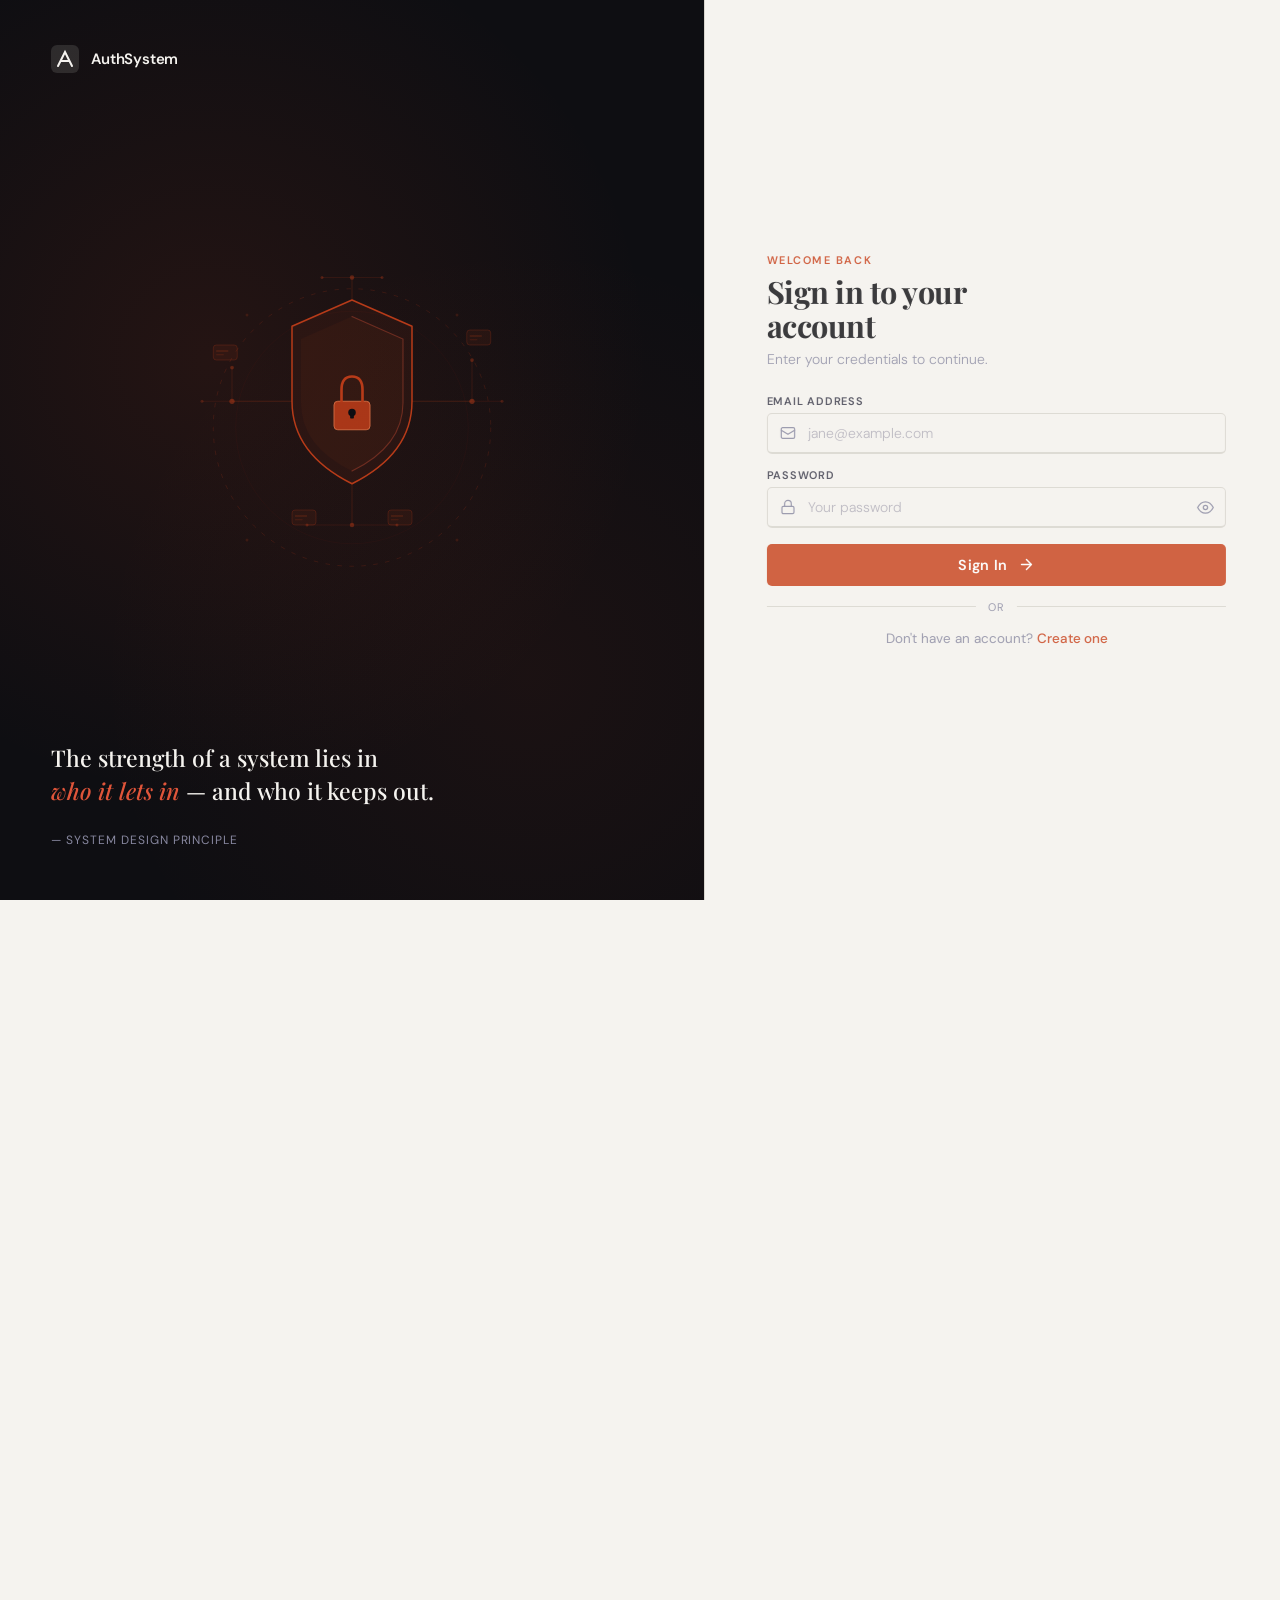
<file: src/main/webapp/index.html>
<!DOCTYPE html>
<html lang="en">
<head>
  <meta charset="UTF-8"/>
  <meta http-equiv="refresh" content="0; url=login.html"/>
  <title>Redirecting...</title>
</head>
<body>
  <p>Redirecting to <a href="login.html">login</a>...</p>
</body>
</html>
</file>
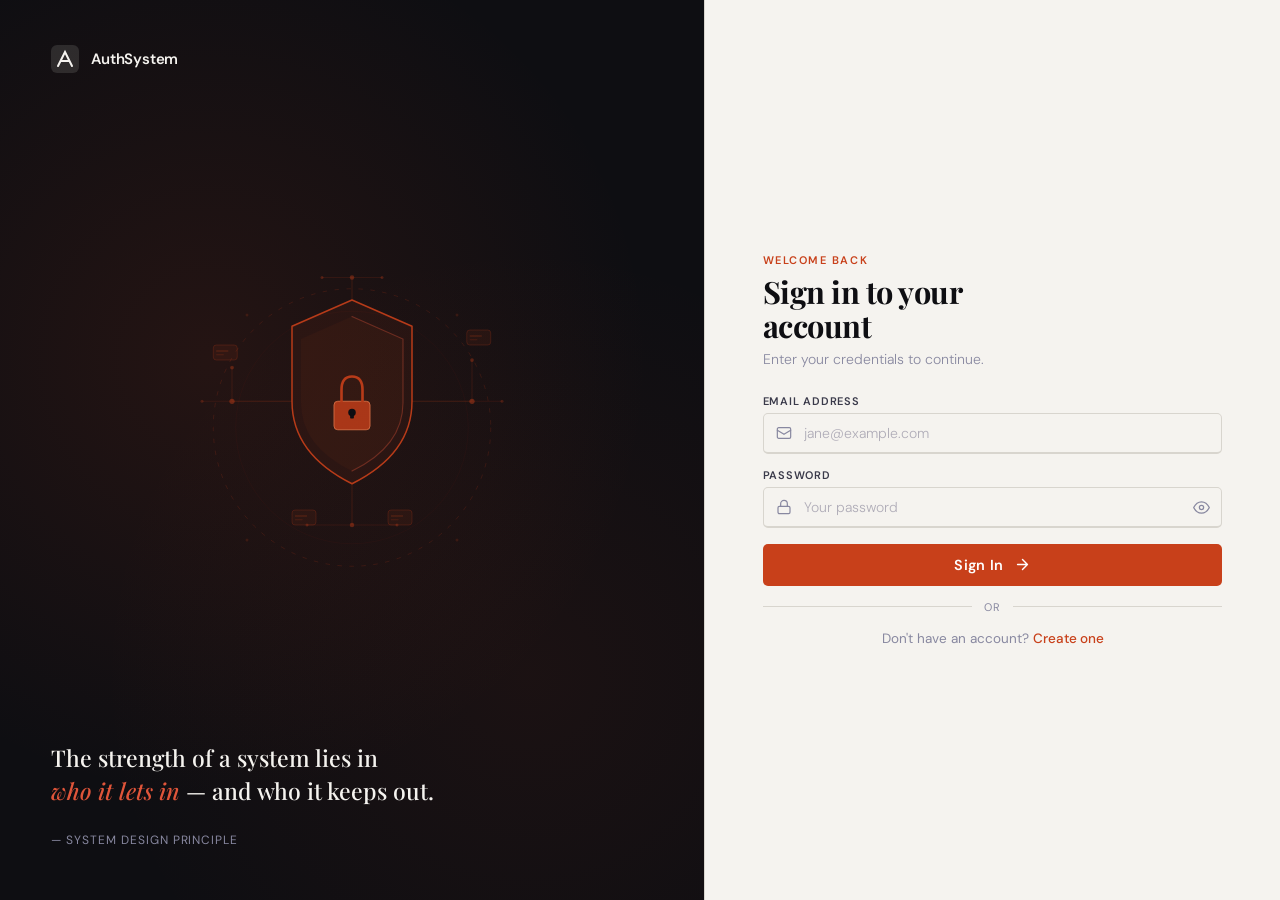
<file: src/main/webapp/login.html>
<!DOCTYPE html>
<html lang="en">
<head>
  <meta charset="UTF-8"/>
  <meta name="viewport" content="width=device-width, initial-scale=1.0"/>
  <title>Sign In — AuthSystem</title>
  <link rel="stylesheet" href="css/style.css"/>
</head>
<body>

<!-- ── Left art panel ─────────────────────── -->
<aside class="side-art">

  <!-- Orange vector illustration -->
  <div class="side-illustration">
    <svg viewBox="0 0 480 520" fill="none" xmlns="http://www.w3.org/2000/svg" class="art-svg">
      <!-- Outer ring glow -->
      <circle cx="240" cy="230" r="185" stroke="#c8401a" stroke-width="1" stroke-dasharray="6 10" opacity="0.25"/>
      <circle cx="240" cy="230" r="155" stroke="#c8401a" stroke-width="0.5" opacity="0.15"/>

      <!-- Shield body -->
      <path d="M240 60 L320 95 L320 195 Q320 265 240 305 Q160 265 160 195 L160 95 Z"
            fill="#c8401a" fill-opacity="0.08" stroke="#c8401a" stroke-width="2" stroke-linejoin="round"/>
      <!-- Shield inner fill -->
      <path d="M240 82 L308 112 L308 197 Q308 255 240 288 Q172 255 172 197 L172 112 Z"
            fill="#c8401a" fill-opacity="0.06"/>
      <!-- Shield highlight edge -->
      <path d="M240 82 L308 112 L308 197 Q308 255 240 288"
            stroke="#e0553a" stroke-width="1.5" stroke-opacity="0.4" fill="none" stroke-linecap="round"/>

      <!-- Lock body -->
      <rect x="216" y="195" width="48" height="38" rx="5"
            fill="#c8401a" fill-opacity="0.9" stroke="#e8784a" stroke-width="1.2"/>
      <!-- Lock shackle -->
      <path d="M226 195 L226 180 Q226 162 240 162 Q254 162 254 180 L254 195"
            stroke="#c8401a" stroke-width="3.5" fill="none" stroke-linecap="round"/>
      <!-- Lock keyhole -->
      <circle cx="240" cy="210" r="5" fill="#0e0e12"/>
      <rect x="237.5" y="210" width="5" height="8" rx="1" fill="#0e0e12"/>

      <!-- Circuit lines radiating out -->
      <line x1="160" y1="195" x2="80" y2="195" stroke="#c8401a" stroke-width="1" stroke-opacity="0.35"/>
      <circle cx="80" cy="195" r="3.5" fill="#c8401a" fill-opacity="0.5"/>
      <line x1="80" y1="195" x2="80" y2="150" stroke="#c8401a" stroke-width="1" stroke-opacity="0.25"/>
      <circle cx="80" cy="150" r="2.5" fill="#c8401a" fill-opacity="0.4"/>
      <line x1="80" y1="195" x2="40" y2="195" stroke="#c8401a" stroke-width="1" stroke-opacity="0.2"/>
      <circle cx="40" cy="195" r="2" fill="#c8401a" fill-opacity="0.3"/>

      <line x1="320" y1="195" x2="400" y2="195" stroke="#c8401a" stroke-width="1" stroke-opacity="0.35"/>
      <circle cx="400" cy="195" r="3.5" fill="#c8401a" fill-opacity="0.5"/>
      <line x1="400" y1="195" x2="400" y2="140" stroke="#c8401a" stroke-width="1" stroke-opacity="0.25"/>
      <circle cx="400" cy="140" r="2.5" fill="#c8401a" fill-opacity="0.4"/>
      <line x1="400" y1="195" x2="440" y2="195" stroke="#c8401a" stroke-width="1" stroke-opacity="0.2"/>
      <circle cx="440" cy="195" r="2" fill="#c8401a" fill-opacity="0.3"/>

      <!-- Top circuit lines -->
      <line x1="240" y1="60" x2="240" y2="30" stroke="#c8401a" stroke-width="1" stroke-opacity="0.3"/>
      <circle cx="240" cy="30" r="3" fill="#c8401a" fill-opacity="0.45"/>
      <line x1="240" y1="30" x2="200" y2="30" stroke="#c8401a" stroke-width="1" stroke-opacity="0.2"/>
      <line x1="240" y1="30" x2="280" y2="30" stroke="#c8401a" stroke-width="1" stroke-opacity="0.2"/>
      <circle cx="200" cy="30" r="2" fill="#c8401a" fill-opacity="0.35"/>
      <circle cx="280" cy="30" r="2" fill="#c8401a" fill-opacity="0.35"/>

      <!-- Bottom circuit lines -->
      <line x1="240" y1="305" x2="240" y2="360" stroke="#c8401a" stroke-width="1" stroke-opacity="0.3"/>
      <circle cx="240" cy="360" r="3" fill="#c8401a" fill-opacity="0.45"/>
      <line x1="240" y1="360" x2="180" y2="360" stroke="#c8401a" stroke-width="1" stroke-opacity="0.2"/>
      <line x1="240" y1="360" x2="300" y2="360" stroke="#c8401a" stroke-width="1" stroke-opacity="0.2"/>
      <circle cx="180" cy="360" r="2" fill="#c8401a" fill-opacity="0.35"/>
      <circle cx="300" cy="360" r="2" fill="#c8401a" fill-opacity="0.35"/>

      <!-- Small data nodes floating -->
      <rect x="55" y="120" width="32" height="20" rx="4" fill="#c8401a" fill-opacity="0.1" stroke="#c8401a" stroke-width="0.8" stroke-opacity="0.4"/>
      <line x1="59" y1="128" x2="75" y2="128" stroke="#c8401a" stroke-width="1" stroke-opacity="0.5"/>
      <line x1="59" y1="133" x2="69" y2="133" stroke="#c8401a" stroke-width="1" stroke-opacity="0.3"/>

      <rect x="393" y="100" width="32" height="20" rx="4" fill="#c8401a" fill-opacity="0.1" stroke="#c8401a" stroke-width="0.8" stroke-opacity="0.4"/>
      <line x1="397" y1="108" x2="413" y2="108" stroke="#c8401a" stroke-width="1" stroke-opacity="0.5"/>
      <line x1="397" y1="113" x2="407" y2="113" stroke="#c8401a" stroke-width="1" stroke-opacity="0.3"/>

      <rect x="160" y="340" width="32" height="20" rx="4" fill="#c8401a" fill-opacity="0.1" stroke="#c8401a" stroke-width="0.8" stroke-opacity="0.4"/>
      <line x1="164" y1="348" x2="180" y2="348" stroke="#c8401a" stroke-width="1" stroke-opacity="0.5"/>
      <line x1="164" y1="353" x2="174" y2="353" stroke="#c8401a" stroke-width="1" stroke-opacity="0.3"/>

      <rect x="288" y="340" width="32" height="20" rx="4" fill="#c8401a" fill-opacity="0.1" stroke="#c8401a" stroke-width="0.8" stroke-opacity="0.4"/>
      <line x1="292" y1="348" x2="308" y2="348" stroke="#c8401a" stroke-width="1" stroke-opacity="0.5"/>
      <line x1="292" y1="353" x2="302" y2="353" stroke="#c8401a" stroke-width="1" stroke-opacity="0.3"/>

      <!-- Corner accent dots -->
      <circle cx="100" cy="80"  r="2" fill="#c8401a" fill-opacity="0.2"/>
      <circle cx="380" cy="80"  r="2" fill="#c8401a" fill-opacity="0.2"/>
      <circle cx="100" cy="380" r="2" fill="#c8401a" fill-opacity="0.2"/>
      <circle cx="380" cy="380" r="2" fill="#c8401a" fill-opacity="0.2"/>
    </svg>
  </div>

  <div class="side-logo">
    <svg width="28" height="28" viewBox="0 0 28 28" fill="none" xmlns="http://www.w3.org/2000/svg">
      <rect width="28" height="28" rx="6" fill="currentColor" fill-opacity="0.12"/>
      <path d="M7 21L14 7L21 21M10.5 16H17.5" stroke="currentColor" stroke-width="2" stroke-linecap="round"/>
    </svg>
    <span class="side-logo-text">AuthSystem</span>
  </div>

  <div class="side-quote">
    <blockquote>
      The strength of a system lies in<br/>
      <em>who it lets in</em> — and who it keeps out.
    </blockquote>
    <cite>— System Design Principle</cite>
  </div>
</aside>

<!-- ── Right form panel ───────────────────── -->
<main class="form-panel">
  <div class="form-panel-inner">

    <p class="page-eyebrow">Welcome back</p>
    <h1 class="page-title">Sign in to your<br/>account</h1>
    <p class="page-sub">Enter your credentials to continue.</p>

    <!-- Alert -->
    <div id="alert" style="display:none" role="alert"></div>

    <!-- Form -->
    <form class="form" action="login" method="POST" novalidate id="loginForm">

      <!-- Email -->
      <div class="field">
        <label for="email">Email Address</label>
        <div class="input-wrap">
          <span class="f-icon">
            <svg width="16" height="16" viewBox="0 0 24 24" fill="none" stroke="currentColor" stroke-width="1.8" stroke-linecap="round" stroke-linejoin="round">
              <rect x="2" y="4" width="20" height="16" rx="2"/><path d="M2 8l10 6 10-6"/>
            </svg>
          </span>
          <input type="email" id="email" name="email" placeholder="jane@example.com" required autocomplete="email"/>
        </div>
      </div>

      <!-- Password -->
      <div class="field">
        <label for="password">Password</label>
        <div class="input-wrap">
          <span class="f-icon">
            <svg width="16" height="16" viewBox="0 0 24 24" fill="none" stroke="currentColor" stroke-width="1.8" stroke-linecap="round" stroke-linejoin="round">
              <rect x="3" y="11" width="18" height="11" rx="2"/><path d="M7 11V7a5 5 0 0 1 10 0v4"/>
            </svg>
          </span>
          <input type="password" id="password" name="password" placeholder="Your password" required autocomplete="current-password"/>
          <button type="button" class="pw-toggle" id="pwToggle" aria-label="Show password">
            <svg id="eyeIcon" width="17" height="17" viewBox="0 0 24 24" fill="none" stroke="currentColor" stroke-width="1.8" stroke-linecap="round" stroke-linejoin="round">
              <path d="M1 12s4-8 11-8 11 8 11 8-4 8-11 8-11-8-11-8z"/><circle cx="12" cy="12" r="3"/>
            </svg>
          </button>
        </div>
      </div>

      <!-- Submit -->
      <button class="btn-submit" type="submit">
        Sign In
        <svg width="17" height="17" viewBox="0 0 24 24" fill="none" stroke="currentColor" stroke-width="2" stroke-linecap="round" stroke-linejoin="round">
          <path d="M5 12h14M12 5l7 7-7 7"/>
        </svg>
      </button>

      <div class="divider">or</div>

      <p class="form-footer">Don't have an account? <a href="register.html">Create one</a></p>

    </form>
  </div>
</main>

<script>
/* ── Alert from query string ─────────────── */
(function() {
  const p = new URLSearchParams(location.search);
  const el = document.getElementById('alert');
  const errSvg = `<svg width="16" height="16" viewBox="0 0 24 24" fill="none" stroke="currentColor" stroke-width="2" stroke-linecap="round" stroke-linejoin="round"><circle cx="12" cy="12" r="10"/><line x1="12" y1="8" x2="12" y2="12"/><line x1="12" y1="16" x2="12.01" y2="16"/></svg>`;
  const okSvg  = `<svg width="16" height="16" viewBox="0 0 24 24" fill="none" stroke="currentColor" stroke-width="2" stroke-linecap="round" stroke-linejoin="round"><path d="M20 6L9 17l-5-5"/></svg>`;
  if (p.get('error')) {
    el.style.display = 'flex';
    el.className = 'alert alert-error';
    el.innerHTML = errSvg + p.get('error');
  } else if (p.get('success')) {
    el.style.display = 'flex';
    el.className = 'alert alert-success';
    el.innerHTML = okSvg + p.get('success');
  }
})();

/* ── Password toggle ─────────────────────── */
document.getElementById('pwToggle').addEventListener('click', function() {
  const inp = document.getElementById('password');
  const showing = inp.type === 'text';
  inp.type = showing ? 'password' : 'text';
  document.getElementById('eyeIcon').innerHTML = showing
    ? '<path d="M17.94 17.94A10.07 10.07 0 0 1 12 20c-7 0-11-8-11-8a18.45 18.45 0 0 1 5.06-5.94"/><path d="M9.9 4.24A9.12 9.12 0 0 1 12 4c7 0 11 8 11 8a18.5 18.5 0 0 1-2.16 3.19"/><line x1="1" y1="1" x2="23" y2="23"/>'
    : '<path d="M1 12s4-8 11-8 11 8 11 8-4 8-11 8-11-8-11-8z"/><circle cx="12" cy="12" r="3"/>';
});

/* ── Client-side validation ──────────────── */
document.getElementById('loginForm').addEventListener('submit', function(e) {
  const email = document.getElementById('email').value.trim();
  const pw    = document.getElementById('password').value;
  const el    = document.getElementById('alert');
  const errSvg = `<svg width="16" height="16" viewBox="0 0 24 24" fill="none" stroke="currentColor" stroke-width="2" stroke-linecap="round" stroke-linejoin="round"><circle cx="12" cy="12" r="10"/><line x1="12" y1="8" x2="12" y2="12"/><line x1="12" y1="16" x2="12.01" y2="16"/></svg>`;
  if (!email || !pw) {
    e.preventDefault();
    el.style.display = 'flex';
    el.className = 'alert alert-error';
    el.innerHTML = errSvg + 'Please fill in all fields.';
  }
});


</script>
</body>
</html>
</file>
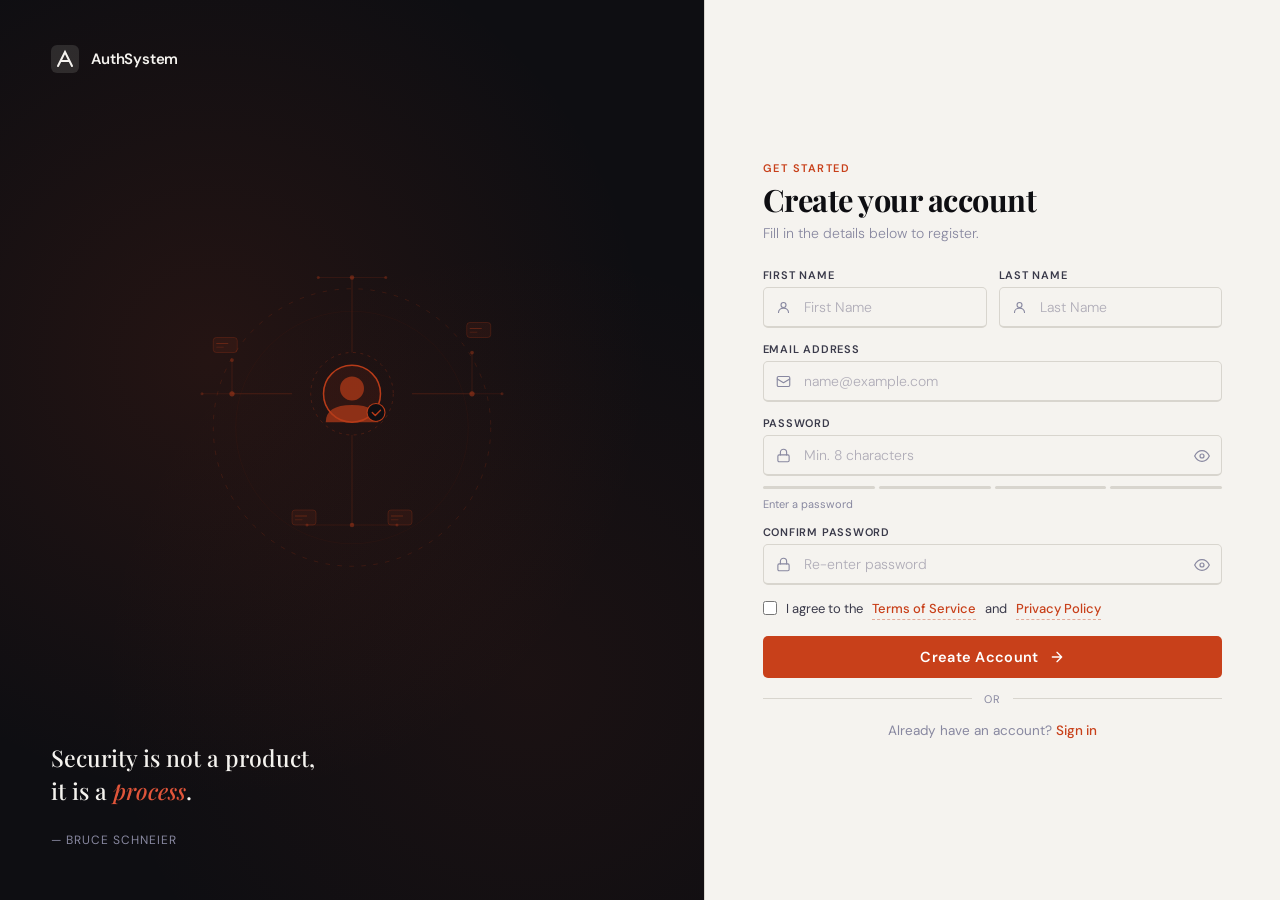
<file: src/main/webapp/register.html>
<!DOCTYPE html>
<html lang="en">
<head>
  <meta charset="UTF-8"/>
  <meta name="viewport" content="width=device-width, initial-scale=1.0"/>
  <title>Create Account — AuthSystem</title>
  <link rel="stylesheet" href="css/style.css"/>
</head>
<body>

<!-- ── Left art panel ─────────────────────── -->
<aside class="side-art">

  <!-- Orange vector illustration -->
  <div class="side-illustration">
    <svg viewBox="0 0 480 520" fill="none" xmlns="http://www.w3.org/2000/svg" class="art-svg">
      <!-- Outer ring -->
      <circle cx="240" cy="230" r="185" stroke="#c8401a" stroke-width="1" stroke-dasharray="6 10" opacity="0.25"/>
      <circle cx="240" cy="230" r="155" stroke="#c8401a" stroke-width="0.5" opacity="0.15"/>

      <!-- Person / user icon in center -->
      <circle cx="240" cy="185" r="38" fill="#c8401a" fill-opacity="0.1" stroke="#c8401a" stroke-width="2"/>
      <!-- Head -->
      <circle cx="240" cy="178" r="16" fill="#c8401a" fill-opacity="0.7"/>
      <!-- Body -->
      <path d="M205 223 Q205 200 240 200 Q275 200 275 223" fill="#c8401a" fill-opacity="0.7"/>

      <!-- Plus / register icon ring -->
      <circle cx="240" cy="185" r="55" stroke="#c8401a" stroke-width="1.2" stroke-opacity="0.3" stroke-dasharray="4 6"/>

      <!-- Checkmark badge bottom-right of person -->
      <circle cx="272" cy="210" r="12" fill="#0e0e12" stroke="#c8401a" stroke-width="1.5"/>
      <path d="M267 210 L271 214 L278 207" stroke="#c8401a" stroke-width="1.8" fill="none" stroke-linecap="round" stroke-linejoin="round"/>

      <!-- Circuit lines radiating out -->
      <line x1="160" y1="185" x2="80" y2="185" stroke="#c8401a" stroke-width="1" stroke-opacity="0.35"/>
      <circle cx="80" cy="185" r="3.5" fill="#c8401a" fill-opacity="0.5"/>
      <line x1="80" y1="185" x2="80" y2="140" stroke="#c8401a" stroke-width="1" stroke-opacity="0.25"/>
      <circle cx="80" cy="140" r="2.5" fill="#c8401a" fill-opacity="0.4"/>
      <line x1="80" y1="185" x2="40" y2="185" stroke="#c8401a" stroke-width="1" stroke-opacity="0.2"/>
      <circle cx="40" cy="185" r="2" fill="#c8401a" fill-opacity="0.3"/>

      <line x1="320" y1="185" x2="400" y2="185" stroke="#c8401a" stroke-width="1" stroke-opacity="0.35"/>
      <circle cx="400" cy="185" r="3.5" fill="#c8401a" fill-opacity="0.5"/>
      <line x1="400" y1="185" x2="400" y2="130" stroke="#c8401a" stroke-width="1" stroke-opacity="0.25"/>
      <circle cx="400" cy="130" r="2.5" fill="#c8401a" fill-opacity="0.4"/>
      <line x1="400" y1="185" x2="440" y2="185" stroke="#c8401a" stroke-width="1" stroke-opacity="0.2"/>
      <circle cx="440" cy="185" r="2" fill="#c8401a" fill-opacity="0.3"/>

      <!-- Top -->
      <line x1="240" y1="130" x2="240" y2="30" stroke="#c8401a" stroke-width="1" stroke-opacity="0.3"/>
      <circle cx="240" cy="30" r="3" fill="#c8401a" fill-opacity="0.45"/>
      <line x1="240" y1="30" x2="195" y2="30" stroke="#c8401a" stroke-width="1" stroke-opacity="0.2"/>
      <line x1="240" y1="30" x2="285" y2="30" stroke="#c8401a" stroke-width="1" stroke-opacity="0.2"/>
      <circle cx="195" cy="30" r="2" fill="#c8401a" fill-opacity="0.35"/>
      <circle cx="285" cy="30" r="2" fill="#c8401a" fill-opacity="0.35"/>

      <!-- Bottom -->
      <line x1="240" y1="240" x2="240" y2="360" stroke="#c8401a" stroke-width="1" stroke-opacity="0.3"/>
      <circle cx="240" cy="360" r="3" fill="#c8401a" fill-opacity="0.45"/>
      <line x1="240" y1="360" x2="180" y2="360" stroke="#c8401a" stroke-width="1" stroke-opacity="0.2"/>
      <line x1="240" y1="360" x2="300" y2="360" stroke="#c8401a" stroke-width="1" stroke-opacity="0.2"/>
      <circle cx="180" cy="360" r="2" fill="#c8401a" fill-opacity="0.35"/>
      <circle cx="300" cy="360" r="2" fill="#c8401a" fill-opacity="0.35"/>

      <!-- Data nodes -->
      <rect x="55" y="110" width="32" height="20" rx="4" fill="#c8401a" fill-opacity="0.1" stroke="#c8401a" stroke-width="0.8" stroke-opacity="0.4"/>
      <line x1="59" y1="118" x2="75" y2="118" stroke="#c8401a" stroke-width="1" stroke-opacity="0.5"/>
      <line x1="59" y1="123" x2="69" y2="123" stroke="#c8401a" stroke-width="1" stroke-opacity="0.3"/>

      <rect x="393" y="90" width="32" height="20" rx="4" fill="#c8401a" fill-opacity="0.1" stroke="#c8401a" stroke-width="0.8" stroke-opacity="0.4"/>
      <line x1="397" y1="98" x2="413" y2="98" stroke="#c8401a" stroke-width="1" stroke-opacity="0.5"/>
      <line x1="397" y1="103" x2="407" y2="103" stroke="#c8401a" stroke-width="1" stroke-opacity="0.3"/>

      <rect x="160" y="340" width="32" height="20" rx="4" fill="#c8401a" fill-opacity="0.1" stroke="#c8401a" stroke-width="0.8" stroke-opacity="0.4"/>
      <line x1="164" y1="348" x2="180" y2="348" stroke="#c8401a" stroke-width="1" stroke-opacity="0.5"/>
      <line x1="164" y1="353" x2="174" y2="353" stroke="#c8401a" stroke-width="1" stroke-opacity="0.3"/>

      <rect x="288" y="340" width="32" height="20" rx="4" fill="#c8401a" fill-opacity="0.1" stroke="#c8401a" stroke-width="0.8" stroke-opacity="0.4"/>
      <line x1="292" y1="348" x2="308" y2="348" stroke="#c8401a" stroke-width="1" stroke-opacity="0.5"/>
      <line x1="292" y1="353" x2="302" y2="353" stroke="#c8401a" stroke-width="1" stroke-opacity="0.3"/>
    </svg>
  </div>

  <div class="side-logo">
    <svg width="28" height="28" viewBox="0 0 28 28" fill="none">
      <rect width="28" height="28" rx="6" fill="currentColor" fill-opacity="0.12"/>
      <path d="M7 21L14 7L21 21M10.5 16H17.5" stroke="currentColor" stroke-width="2" stroke-linecap="round"/>
    </svg>
    <span class="side-logo-text">AuthSystem</span>
  </div>
  <div class="side-quote">
    <blockquote>Security is not a product,<br/>it is a <em>process</em>.</blockquote>
    <cite>— Bruce Schneier</cite>
  </div>
</aside>

<!-- ── Right form panel ───────────────────── -->
<main class="form-panel">
  <div class="form-panel-inner">

    <p class="page-eyebrow">Get started</p>
    <h1 class="page-title">Create your account</h1>
    <p class="page-sub">Fill in the details below to register.</p>

    <div id="alert" style="display:none" role="alert"></div>

    <form class="form" action="register" method="POST" novalidate id="regForm">

      <div class="form-row">
        <div class="field">
          <label for="firstName">First Name</label>
          <div class="input-wrap">
            <span class="f-icon">
              <svg width="15" height="15" viewBox="0 0 24 24" fill="none" stroke="currentColor" stroke-width="1.8" stroke-linecap="round" stroke-linejoin="round">
                <circle cx="12" cy="8" r="4"/><path d="M4 20c0-4 3.6-7 8-7s8 3 8 7"/>
              </svg>
            </span>
            <input type="text" id="firstName" name="firstName" placeholder="First Name" required autocomplete="given-name"/>
          </div>
        </div>
        <div class="field">
          <label for="lastName">Last Name</label>
          <div class="input-wrap">
            <span class="f-icon">
              <svg width="15" height="15" viewBox="0 0 24 24" fill="none" stroke="currentColor" stroke-width="1.8" stroke-linecap="round" stroke-linejoin="round">
                <circle cx="12" cy="8" r="4"/><path d="M4 20c0-4 3.6-7 8-7s8 3 8 7"/>
              </svg>
            </span>
            <input type="text" id="lastName" name="lastName" placeholder="Last Name" required autocomplete="family-name"/>
          </div>
        </div>
      </div>

      <div class="field">
        <label for="email">Email Address</label>
        <div class="input-wrap">
          <span class="f-icon">
            <svg width="15" height="15" viewBox="0 0 24 24" fill="none" stroke="currentColor" stroke-width="1.8" stroke-linecap="round" stroke-linejoin="round">
              <rect x="2" y="4" width="20" height="16" rx="2"/><path d="M2 8l10 6 10-6"/>
            </svg>
          </span>
          <input type="email" id="email" name="email" placeholder="name@example.com" required autocomplete="email"/>
        </div>
      </div>

      <div class="field">
        <label for="password">Password</label>
        <div class="input-wrap">
          <span class="f-icon">
            <svg width="15" height="15" viewBox="0 0 24 24" fill="none" stroke="currentColor" stroke-width="1.8" stroke-linecap="round" stroke-linejoin="round">
              <rect x="3" y="11" width="18" height="11" rx="2"/><path d="M7 11V7a5 5 0 0 1 10 0v4"/>
            </svg>
          </span>
          <input type="password" id="password" name="password" placeholder="Min. 8 characters" required autocomplete="new-password"/>
          <button type="button" class="pw-toggle" id="pwToggle1" aria-label="Show password">
            <svg id="eyeIcon1" width="16" height="16" viewBox="0 0 24 24" fill="none" stroke="currentColor" stroke-width="1.8" stroke-linecap="round" stroke-linejoin="round">
              <path d="M1 12s4-8 11-8 11 8 11 8-4 8-11 8-11-8-11-8z"/><circle cx="12" cy="12" r="3"/>
            </svg>
          </button>
        </div>
        <div class="strength-row" id="strengthRow" data-score="0">
          <div class="strength-seg"></div><div class="strength-seg"></div>
          <div class="strength-seg"></div><div class="strength-seg"></div>
        </div>
        <span class="strength-hint" id="strengthHint">Enter a password</span>
      </div>

      <div class="field">
        <label for="confirmPassword">Confirm Password</label>
        <div class="input-wrap">
          <span class="f-icon">
            <svg width="15" height="15" viewBox="0 0 24 24" fill="none" stroke="currentColor" stroke-width="1.8" stroke-linecap="round" stroke-linejoin="round">
              <rect x="3" y="11" width="18" height="11" rx="2"/><path d="M7 11V7a5 5 0 0 1 10 0v4"/>
            </svg>
          </span>
          <input type="password" id="confirmPassword" name="confirmPassword" placeholder="Re-enter password" required autocomplete="new-password"/>
          <button type="button" class="pw-toggle" id="pwToggle2" aria-label="Show password">
            <svg id="eyeIcon2" width="16" height="16" viewBox="0 0 24 24" fill="none" stroke="currentColor" stroke-width="1.8" stroke-linecap="round" stroke-linejoin="round">
              <path d="M1 12s4-8 11-8 11 8 11 8-4 8-11 8-11-8-11-8z"/><circle cx="12" cy="12" r="3"/>
            </svg>
          </button>
        </div>
      </div>

      <label class="check-wrap">
        <input type="checkbox" id="terms" required/>
        I agree to the
        <a href="#" id="openTerms">Terms of Service</a> and
        <a href="#" id="openPrivacy">Privacy Policy</a>
      </label>

      <button class="btn-submit" type="submit">
        Create Account
        <svg width="16" height="16" viewBox="0 0 24 24" fill="none" stroke="currentColor" stroke-width="2" stroke-linecap="round" stroke-linejoin="round">
          <path d="M5 12h14M12 5l7 7-7 7"/>
        </svg>
      </button>

      <div class="divider">or</div>
      <p class="form-footer">Already have an account? <a href="login.html">Sign in</a></p>

    </form>
  </div>
</main>

<!-- ── Terms of Service Modal ─────────────── -->
<div class="modal-overlay" id="termsModal" role="dialog" aria-modal="true" aria-labelledby="termsTitle">
  <div class="modal">
    <div class="modal-head">
      <div>
        <h2 id="termsTitle">Terms of Service</h2>
        <p class="modal-date">Effective: January 1, 2025</p>
      </div>
      <button class="modal-close" id="closeTerms" aria-label="Close">
        <svg width="18" height="18" viewBox="0 0 24 24" fill="none" stroke="currentColor" stroke-width="2" stroke-linecap="round">
          <line x1="18" y1="6" x2="6" y2="18"/><line x1="6" y1="6" x2="18" y2="18"/>
        </svg>
      </button>
    </div>
    <div class="modal-body">
      <h3>1. Acceptance of Terms</h3>
      <p>By creating an account and using AuthSystem, you confirm that you are at least 18 years of age and agree to be bound by these Terms. If you do not agree, you may not access or use the service.</p>

      <h3>2. Account Responsibilities</h3>
      <p>You are responsible for maintaining the confidentiality of your credentials and for all activities that occur under your account. You agree to:</p>
      <ul>
        <li>Provide accurate and complete registration information</li>
        <li>Keep your password secure and not share it with others</li>
        <li>Notify us immediately of any unauthorized access to your account</li>
        <li>Not use the service for any unlawful or prohibited purpose</li>
      </ul>

      <h3>3. Acceptable Use</h3>
      <p>You may not use the service to transmit harmful, offensive, or illegal content. You may not attempt to gain unauthorized access to any system or network, interfere with the service, or circumvent any security measures.</p>

      <h3>4. Intellectual Property</h3>
      <p>All content, trademarks, and materials made available through AuthSystem are the property of AuthSystem or its licensors. You are granted a limited, non-exclusive license to use the service for personal, non-commercial purposes only.</p>

      <h3>5. Termination</h3>
      <p>We reserve the right to suspend or terminate your account at any time for violations of these Terms, without prior notice or liability. You may also delete your account at any time by contacting support.</p>

      <h3>6. Limitation of Liability</h3>
      <p>AuthSystem is provided "as is" without warranties of any kind. We shall not be liable for any indirect, incidental, or consequential damages arising from your use of the service.</p>

      <h3>7. Changes to Terms</h3>
      <p>We may revise these Terms at any time. Continued use of the service after changes constitutes your acceptance of the updated Terms. We will notify registered users of material changes via email.</p>
    </div>
    <div class="modal-footer">
      <button class="modal-accept" id="acceptTerms">I Understand</button>
    </div>
  </div>
</div>

<!-- ── Privacy Policy Modal ───────────────── -->
<div class="modal-overlay" id="privacyModal" role="dialog" aria-modal="true" aria-labelledby="privacyTitle">
  <div class="modal">
    <div class="modal-head">
      <div>
        <h2 id="privacyTitle">Privacy Policy</h2>
        <p class="modal-date">Effective: January 1, 2025</p>
      </div>
      <button class="modal-close" id="closePrivacy" aria-label="Close">
        <svg width="18" height="18" viewBox="0 0 24 24" fill="none" stroke="currentColor" stroke-width="2" stroke-linecap="round">
          <line x1="18" y1="6" x2="6" y2="18"/><line x1="6" y1="6" x2="18" y2="18"/>
        </svg>
      </button>
    </div>
    <div class="modal-body">
      <h3>1. Information We Collect</h3>
      <p>When you register, we collect your first name, last name, and email address. Your password is hashed using BCrypt before storage — we never store plain-text passwords.</p>

      <h3>2. How We Use Your Information</h3>
      <p>Your information is used solely to:</p>
      <ul>
        <li>Create and manage your account</li>
        <li>Authenticate your identity on login</li>
        <li>Send account-related notifications (e.g. password resets)</li>
        <li>Comply with legal obligations if required</li>
      </ul>

      <h3>3. Data Storage & Security</h3>
      <p>All data is stored in a secured database. Passwords are never stored in plain text — only BCrypt hashes are retained. Sessions use HttpOnly cookies with a 30-minute timeout to minimize exposure.</p>

      <h3>4. Data Sharing</h3>
      <p>We do not sell, rent, or share your personal information with third parties. We may disclose data if required by law or to protect the rights, property, or safety of our users and service.</p>

      <h3>5. Cookies</h3>
      <p>We use a single session cookie to keep you authenticated. This cookie is HttpOnly and expires when your session ends or after 30 minutes of inactivity. We do not use tracking or advertising cookies.</p>

      <h3>6. Your Rights</h3>
      <p>You have the right to access, correct, or delete your personal data at any time. To exercise these rights, contact our support team. Requests will be processed within 30 days.</p>

      <h3>7. Contact</h3>
      <p>For any privacy-related questions or requests, reach us at privacy@authsystem.example.com. We are committed to resolving all concerns promptly and transparently.</p>
    </div>
    <div class="modal-footer">
      <button class="modal-accept" id="acceptPrivacy">I Understand</button>
    </div>
  </div>
</div>

<script>
/* ── Alert from query string ─────────────── */
(function() {
  const p = new URLSearchParams(location.search);
  const el = document.getElementById('alert');
  const errSvg = `<svg width="15" height="15" viewBox="0 0 24 24" fill="none" stroke="currentColor" stroke-width="2" stroke-linecap="round" stroke-linejoin="round"><circle cx="12" cy="12" r="10"/><line x1="12" y1="8" x2="12" y2="12"/><line x1="12" y1="16" x2="12.01" y2="16"/></svg>`;
  const okSvg  = `<svg width="15" height="15" viewBox="0 0 24 24" fill="none" stroke="currentColor" stroke-width="2" stroke-linecap="round" stroke-linejoin="round"><path d="M20 6L9 17l-5-5"/></svg>`;
  if (p.get('error')) {
    el.style.display = 'flex'; el.className = 'alert alert-error';
    el.innerHTML = errSvg + p.get('error');
  } else if (p.get('success')) {
    el.style.display = 'flex'; el.className = 'alert alert-success';
    el.innerHTML = okSvg + p.get('success');
  }
})();

/* ── Password toggle ─────────────────────── */
function makePwToggle(inputId, btnId, iconId) {
  document.getElementById(btnId).addEventListener('click', function() {
    const inp = document.getElementById(inputId);
    const showing = inp.type === 'text';
    inp.type = showing ? 'password' : 'text';
    document.getElementById(iconId).innerHTML = showing
      ? '<path d="M17.94 17.94A10.07 10.07 0 0 1 12 20c-7 0-11-8-11-8a18.45 18.45 0 0 1 5.06-5.94"/><path d="M9.9 4.24A9.12 9.12 0 0 1 12 4c7 0 11 8 11 8a18.5 18.5 0 0 1-2.16 3.19"/><line x1="1" y1="1" x2="23" y2="23"/>'
      : '<path d="M1 12s4-8 11-8 11 8 11 8-4 8-11 8-11-8-11-8z"/><circle cx="12" cy="12" r="3"/>';
  });
}
makePwToggle('password', 'pwToggle1', 'eyeIcon1');
makePwToggle('confirmPassword', 'pwToggle2', 'eyeIcon2');

/* ── Strength meter ──────────────────────── */
const hints = ['Enter a password','Too weak','Could be stronger','Getting better','Strong password'];
document.getElementById('password').addEventListener('input', function() {
  const v = this.value; let s = 0;
  if (v.length >= 8) s++;
  if (/[A-Z]/.test(v)) s++;
  if (/[0-9]/.test(v)) s++;
  if (/[^A-Za-z0-9]/.test(v)) s++;
  const row = document.getElementById('strengthRow');
  row.dataset.score = v.length === 0 ? 0 : Math.max(1, s);
  document.getElementById('strengthHint').textContent = v.length === 0 ? hints[0] : hints[Math.max(1, s)];
});

/* ── Modals ──────────────────────────────── */
function openModal(id) {
  const m = document.getElementById(id);
  m.classList.add('open');
  document.body.style.overflow = 'hidden';
}
function closeModal(id) {
  document.getElementById(id).classList.remove('open');
  document.body.style.overflow = '';
}

document.getElementById('openTerms').addEventListener('click', function(e) { e.preventDefault(); openModal('termsModal'); });
document.getElementById('openPrivacy').addEventListener('click', function(e) { e.preventDefault(); openModal('privacyModal'); });
document.getElementById('closeTerms').addEventListener('click', function() { closeModal('termsModal'); });
document.getElementById('closePrivacy').addEventListener('click', function() { closeModal('privacyModal'); });
document.getElementById('acceptTerms').addEventListener('click', function() {
  document.getElementById('terms').checked = true;
  closeModal('termsModal');
});
document.getElementById('acceptPrivacy').addEventListener('click', function() {
  document.getElementById('terms').checked = true;
  closeModal('privacyModal');
});

// Close on backdrop click
['termsModal','privacyModal'].forEach(function(id) {
  document.getElementById(id).addEventListener('click', function(e) {
    if (e.target === this) closeModal(id);
  });
});

// Close on Escape
document.addEventListener('keydown', function(e) {
  if (e.key === 'Escape') {
    closeModal('termsModal');
    closeModal('privacyModal');
  }
});

/* ── Client-side validation ──────────────── */
document.getElementById('regForm').addEventListener('submit', function(e) {
  const pw  = document.getElementById('password').value;
  const cpw = document.getElementById('confirmPassword').value;
  const terms = document.getElementById('terms').checked;
  const el = document.getElementById('alert');
  const errSvg = `<svg width="15" height="15" viewBox="0 0 24 24" fill="none" stroke="currentColor" stroke-width="2" stroke-linecap="round" stroke-linejoin="round"><circle cx="12" cy="12" r="10"/><line x1="12" y1="8" x2="12" y2="12"/><line x1="12" y1="16" x2="12.01" y2="16"/></svg>`;
  function err(msg) {
    e.preventDefault();
    el.style.display = 'flex'; el.className = 'alert alert-error';
    el.innerHTML = errSvg + msg;
  }
  if (pw.length < 8) { err('Password must be at least 8 characters.'); return; }
  if (pw !== cpw)    { err('Passwords do not match.'); return; }
  if (!terms)        { err('You must accept the Terms of Service.'); return; }
});

</script>
</body>
</html>
</file>
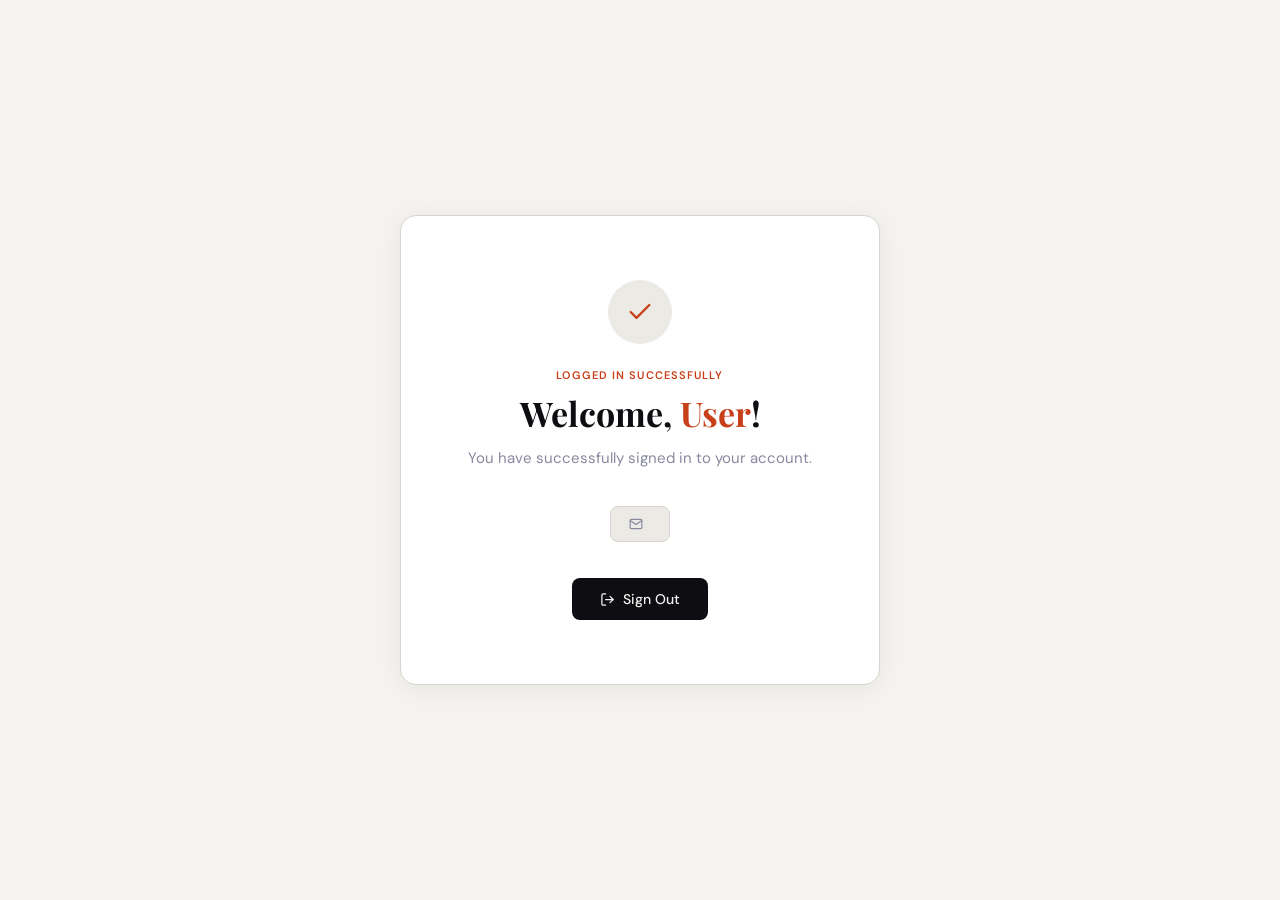
<file: src/main/webapp/welcome.html>
<!DOCTYPE html>
<html lang="en">
<head>
  <meta charset="UTF-8"/>
  <meta name="viewport" content="width=device-width, initial-scale=1.0"/>
  <title>Welcome — AuthSystem</title>
  <link rel="stylesheet" href="css/style.css"/>
  <style>
    html, body { overflow: auto; height: auto; display: block; }

    body {
      min-height: 100vh;
      background: var(--paper);
      display: flex;
      align-items: center;
      justify-content: center;
      padding: 40px 20px;
    }

    .welcome-card {
      background: #fff;
      border: 1px solid var(--line);
      border-radius: 16px;
      padding: clamp(40px, 6vw, 64px);
      max-width: 480px;
      width: 100%;
      text-align: center;
      box-shadow: 0 4px 24px rgba(0,0,0,0.06);
    }

    .welcome-icon {
      width: 64px;
      height: 64px;
      background: var(--paper2);
      border-radius: 50%;
      display: flex;
      align-items: center;
      justify-content: center;
      margin: 0 auto 24px;
    }

    .welcome-icon svg { color: var(--accent); }

    .welcome-eyebrow {
      font-size: 11px;
      font-weight: 600;
      letter-spacing: 0.1em;
      text-transform: uppercase;
      color: var(--accent);
      margin-bottom: 10px;
    }

    .welcome-title {
      font-family: 'Playfair Display', serif;
      font-size: clamp(24px, 4vw, 34px);
      font-weight: 700;
      color: var(--ink);
      line-height: 1.25;
      margin-bottom: 12px;
    }

    .welcome-title span {
      color: var(--accent);
    }

    .welcome-sub {
      font-size: 15px;
      color: var(--ink-muted);
      margin-bottom: 36px;
      line-height: 1.6;
    }

    .welcome-email {
      display: inline-flex;
      align-items: center;
      gap: 8px;
      background: var(--paper2);
      border: 1px solid var(--line);
      border-radius: 8px;
      padding: 10px 18px;
      font-size: 14px;
      color: var(--ink-soft);
      margin-bottom: 36px;
    }

    .welcome-email svg { color: var(--ink-muted); flex-shrink: 0; }

    .btn-logout {
      display: inline-flex;
      align-items: center;
      gap: 8px;
      background: var(--ink);
      color: var(--paper);
      font-size: 14px;
      font-weight: 500;
      padding: 12px 28px;
      border-radius: 8px;
      text-decoration: none;
      transition: background 0.15s;
    }

    .btn-logout:hover { background: var(--ink-soft); }
  </style>
</head>
<body>

<div class="welcome-card">

  <!-- Checkmark icon -->
  <div class="welcome-icon">
    <svg width="28" height="28" viewBox="0 0 24 24" fill="none"
         stroke="currentColor" stroke-width="2" stroke-linecap="round" stroke-linejoin="round">
      <path d="M20 6L9 17l-5-5"/>
    </svg>
  </div>

  <p class="welcome-eyebrow">Logged In Successfully</p>

  <!-- Name injected by WelcomeServlet -->
  <h1 class="welcome-title">Welcome, <span id="userName"></span>!</h1>

  <p class="welcome-sub">You have successfully signed in to your account.</p>

  <!-- Email badge -->
  <div class="welcome-email">
    <svg width="14" height="14" viewBox="0 0 24 24" fill="none"
         stroke="currentColor" stroke-width="2" stroke-linecap="round" stroke-linejoin="round">
      <path d="M4 4h16c1.1 0 2 .9 2 2v12c0 1.1-.9 2-2 2H4c-1.1 0-2-.9-2-2V6c0-1.1.9-2 2-2z"/>
      <polyline points="22,6 12,13 2,6"/>
    </svg>
    <span id="userEmail"></span>
  </div>

  <br/>

  <a href="logout" class="btn-logout">
    <svg width="15" height="15" viewBox="0 0 24 24" fill="none"
         stroke="currentColor" stroke-width="2" stroke-linecap="round" stroke-linejoin="round">
      <path d="M9 21H5a2 2 0 0 1-2-2V5a2 2 0 0 1 2-2h4"/>
      <polyline points="16 17 21 12 16 7"/>
      <line x1="21" y1="12" x2="9" y2="12"/>
    </svg>
    Sign Out
  </a>

</div>

<script>
  // Read name and email injected as query params by WelcomeServlet
  const p = new URLSearchParams(window.location.search);
  document.getElementById('userName').textContent  = p.get('name')  || 'User';
  document.getElementById('userEmail').textContent = p.get('email') || '';
</script>

</body>
</html>
</file>
<file: src/main/webapp/css/style.css>
@import url('https://fonts.googleapis.com/css2?family=DM+Sans:ital,opsz,wght@0,9..40,300;0,9..40,400;0,9..40,500;0,9..40,600;1,9..40,300&family=Playfair+Display:wght@500;700&display=swap');

*, *::before, *::after { box-sizing: border-box; margin: 0; padding: 0; }

:root {
  --ink:       #0e0e12;
  --ink-soft:  #3a3a4a;
  --ink-muted: #8888a0;
  --paper:     #f5f3ef;
  --paper2:    #eceae4;
  --line:      #d8d5ce;
  --accent:    #c8401a;
  --accent-l:  #e0553a;
  --ok:        #1a7a4a;
  --ok-l:      #d3eed9;
  --err:       #b22222;
  --err-l:     #fde8e8;
}

html, body {
  height: 100%;
  overflow: hidden;
  font-family: 'DM Sans', sans-serif;
}

/* ── Layout ───────────────────────────────────────── */
body {
  display: flex;
  height: 100vh;
  background: var(--paper);
  color: var(--ink);
}

/* Art panel */
.side-art {
  flex: 1;
  position: relative;
  background: var(--ink);
  overflow: hidden;
  display: flex;
  flex-direction: column;
  justify-content: flex-end;
  padding: clamp(32px, 4vw, 60px) clamp(32px, 4vw, 56px);
  min-width: 0;
}

.side-art::before {
  content: '';
  position: absolute;
  inset: 0;
  background-image:
    radial-gradient(circle at 30% 40%, rgba(200, 64, 26, 0.12) 0%, transparent 60%),
    radial-gradient(circle at 75% 75%, rgba(200, 64, 26, 0.07) 0%, transparent 50%);
}

.side-illustration {
  position: absolute;
  inset: 0;
  display: flex;
  align-items: center;
  justify-content: center;
  z-index: 0;
}

.art-svg {
  width: 75%;
  max-width: 360px;
  height: auto;
  opacity: 0.9;
}

.side-quote { position: relative; z-index: 1; }

.side-quote blockquote {
  font-family: 'Playfair Display', serif;
  font-size: clamp(18px, 1.8vw, 28px);
  font-weight: 500;
  line-height: 1.45;
  color: var(--paper);
  max-width: 440px;
  margin-bottom: 20px;
}

.side-quote blockquote em { font-style: italic; color: var(--accent-l); }

.side-quote cite {
  font-size: 12px;
  font-weight: 400;
  color: var(--ink-muted);
  letter-spacing: 0.08em;
  text-transform: uppercase;
  font-style: normal;
}

.side-logo {
  position: absolute;
  top: clamp(28px, 3.5vw, 48px);
  left: clamp(32px, 4vw, 56px);
  z-index: 1;
  display: flex;
  align-items: center;
  gap: 12px;
}

.side-logo svg { color: var(--paper); }

.side-logo-text {
  font-size: 15px;
  font-weight: 600;
  letter-spacing: -0.2px;
  color: var(--paper);
}

/* ── Form panel — NO SCROLL, fits 100vh ───────────── */
.form-panel {
  width: 45%;
  min-width: 460px;
  max-width: 660px;
  height: 100vh;
  flex-shrink: 0;
  display: flex;
  flex-direction: column;
  justify-content: center;
  padding: 0 clamp(36px, 4.5vw, 72px);
  background: var(--paper);
  border-left: 1px solid var(--line);
  overflow: hidden;
}

.form-panel-inner {
  width: 100%;
  max-width: 460px;
  animation: panelIn 0.5s cubic-bezier(0.16,1,0.3,1) both;
}

@keyframes panelIn {
  from { opacity: 0; transform: translateX(20px); }
  to   { opacity: 1; transform: translateX(0); }
}

/* ── Heading ──────────────────────────────────────── */
.page-eyebrow {
  font-size: 11px;
  font-weight: 600;
  letter-spacing: 0.14em;
  text-transform: uppercase;
  color: var(--accent);
  margin-bottom: 8px;
}

.page-title {
  font-family: 'Playfair Display', serif;
  font-size: clamp(24px, 2.4vw, 34px);
  font-weight: 700;
  line-height: 1.1;
  color: var(--ink);
  letter-spacing: -0.5px;
  margin-bottom: 6px;
}

.page-sub {
  font-size: 14px;
  font-weight: 300;
  color: var(--ink-muted);
  margin-bottom: 24px;
  line-height: 1.5;
}

/* ── Alert ────────────────────────────────────────── */
.alert {
  display: flex;
  align-items: flex-start;
  gap: 10px;
  padding: 10px 14px;
  border-radius: 6px;
  font-size: 13.5px;
  font-weight: 500;
  line-height: 1.45;
  margin-bottom: 18px;
  animation: alertIn 0.25s ease both;
}

@keyframes alertIn {
  from { opacity: 0; transform: translateY(-4px); }
  to   { opacity: 1; transform: translateY(0); }
}

.alert svg { flex-shrink: 0; margin-top: 1px; }
.alert-error   { background: var(--err-l); color: var(--err);  border-left: 3px solid var(--err); }
.alert-success { background: var(--ok-l);  color: var(--ok);   border-left: 3px solid var(--ok); }

/* ── Form ─────────────────────────────────────────── */
.form { display: flex; flex-direction: column; gap: 14px; }

.form-row {
  display: grid;
  grid-template-columns: 1fr 1fr;
  gap: 12px;
}

.field { display: flex; flex-direction: column; gap: 5px; }

.field label {
  font-size: 11px;
  font-weight: 600;
  letter-spacing: 0.07em;
  text-transform: uppercase;
  color: var(--ink-soft);
}

/* ── Input wrap ───────────────────────────────────── */
.input-wrap {
  position: relative;
  display: flex;
  align-items: center;
}

.input-wrap .f-icon {
  position: absolute;
  left: 13px;
  color: var(--ink-muted);
  pointer-events: none;
  transition: color 0.2s;
  display: flex;
  align-items: center;
}

.input-wrap input {
  width: 100%;
  padding: 10px 12px 10px 40px;
  background: transparent;
  border: 1px solid var(--line);
  border-bottom-width: 2px;
  border-radius: 5px;
  font-family: 'DM Sans', sans-serif;
  font-size: 14px;
  color: var(--ink);
  outline: none;
  transition: border-color 0.2s, background 0.2s;
  -webkit-appearance: none;
}

.input-wrap input::placeholder { color: #b0adb8; font-weight: 300; }

.input-wrap input:focus {
  border-color: var(--accent);
  background: rgba(200, 64, 26, 0.025);
}

.input-wrap:focus-within .f-icon { color: var(--accent); }

.pw-toggle {
  position: absolute;
  right: 12px;
  background: none;
  border: none;
  cursor: pointer;
  color: var(--ink-muted);
  display: flex;
  align-items: center;
  padding: 0;
  transition: color 0.2s;
}
.pw-toggle:hover { color: var(--ink); }

/* ── Strength ─────────────────────────────────────── */
.strength-row {
  display: flex;
  gap: 4px;
  margin-top: 5px;
}
.strength-seg {
  flex: 1;
  height: 3px;
  border-radius: 2px;
  background: var(--line);
  transition: background 0.35s;
}
.strength-row[data-score="1"] .strength-seg:nth-child(1) { background: #e05555; }
.strength-row[data-score="2"] .strength-seg:nth-child(-n+2) { background: #e09a30; }
.strength-row[data-score="3"] .strength-seg:nth-child(-n+3) { background: #c8c030; }
.strength-row[data-score="4"] .strength-seg { background: var(--ok); }
.strength-hint {
  font-size: 11px;
  color: var(--ink-muted);
  margin-top: 3px;
}

/* ── Submit button ────────────────────────────────── */
.btn-submit {
  display: flex;
  align-items: center;
  justify-content: center;
  gap: 10px;
  width: 100%;
  padding: 12px 20px;
  background: var(--accent);
  color: #fff;
  font-family: 'DM Sans', sans-serif;
  font-size: 14.5px;
  font-weight: 600;
  letter-spacing: 0.02em;
  border: none;
  border-radius: 5px;
  cursor: pointer;
  margin-top: 2px;
  transition: background 0.2s, transform 0.12s;
}
.btn-submit:hover { background: var(--accent-l); transform: translateY(-1px); }
.btn-submit:active { transform: translateY(0); }
.btn-submit svg { transition: transform 0.2s; }
.btn-submit:hover svg { transform: translateX(3px); }

/* ── Footer ───────────────────────────────────────── */
.form-footer {
  font-size: 13.5px;
  color: var(--ink-muted);
  text-align: center;
  margin-top: 2px;
}
.form-footer a { color: var(--accent); text-decoration: none; font-weight: 500; }
.form-footer a:hover { text-decoration: underline; }

/* ── Divider ──────────────────────────────────────── */
.divider {
  display: flex;
  align-items: center;
  gap: 12px;
  color: var(--ink-muted);
  font-size: 11px;
  letter-spacing: 0.06em;
  text-transform: uppercase;
}
.divider::before,
.divider::after { content: ''; flex: 1; height: 1px; background: var(--line); }

/* ── Checkbox ─────────────────────────────────────── */
.check-wrap {
  display: flex;
  align-items: flex-start;
  gap: 9px;
  font-size: 13px;
  color: var(--ink-soft);
  cursor: pointer;
  line-height: 1.5;
}
.check-wrap input[type="checkbox"] {
  width: 14px;
  height: 14px;
  margin-top: 2px;
  accent-color: var(--accent);
  flex-shrink: 0;
  cursor: pointer;
}
.check-wrap a {
  color: var(--accent);
  text-decoration: none;
  font-weight: 500;
  border-bottom: 1px dashed rgba(200,64,26,0.4);
  transition: border-color 0.2s;
}
.check-wrap a:hover { border-color: var(--accent); }

/* ── Modal overlay ────────────────────────────────── */
.modal-overlay {
  position: fixed;
  inset: 0;
  background: rgba(14, 14, 18, 0.55);
  backdrop-filter: blur(4px);
  -webkit-backdrop-filter: blur(4px);
  z-index: 100;
  display: flex;
  align-items: center;
  justify-content: center;
  padding: 24px;
  opacity: 0;
  pointer-events: none;
  transition: opacity 0.2s ease;
}

.modal-overlay.open {
  opacity: 1;
  pointer-events: all;
}

.modal {
  background: var(--paper);
  border: 1px solid var(--line);
  border-radius: 10px;
  width: 100%;
  max-width: 560px;
  max-height: 80vh;
  display: flex;
  flex-direction: column;
  transform: translateY(10px) scale(0.98);
  transition: transform 0.25s cubic-bezier(0.16,1,0.3,1);
  box-shadow: 0 24px 60px rgba(0,0,0,0.18);
}

.modal-overlay.open .modal {
  transform: translateY(0) scale(1);
}

.modal-head {
  display: flex;
  align-items: center;
  justify-content: space-between;
  padding: 20px 24px 16px;
  border-bottom: 1px solid var(--line);
  flex-shrink: 0;
}

.modal-head h2 {
  font-family: 'Playfair Display', serif;
  font-size: 20px;
  font-weight: 700;
  color: var(--ink);
  letter-spacing: -0.3px;
}

.modal-date {
  font-size: 11px;
  color: var(--ink-muted);
  letter-spacing: 0.05em;
  text-transform: uppercase;
  margin-top: 3px;
}

.modal-close {
  background: none;
  border: none;
  cursor: pointer;
  color: var(--ink-muted);
  display: flex;
  align-items: center;
  padding: 4px;
  border-radius: 4px;
  transition: color 0.2s, background 0.2s;
}
.modal-close:hover { color: var(--ink); background: var(--paper2); }

.modal-body {
  overflow-y: auto;
  padding: 20px 24px 24px;
  flex: 1;
}

.modal-body h3 {
  font-size: 12px;
  font-weight: 700;
  letter-spacing: 0.08em;
  text-transform: uppercase;
  color: var(--accent);
  margin: 20px 0 8px;
}

.modal-body h3:first-child { margin-top: 0; }

.modal-body p {
  font-size: 13.5px;
  line-height: 1.7;
  color: var(--ink-soft);
  margin-bottom: 6px;
}

.modal-body ul {
  margin: 6px 0 6px 16px;
  display: flex;
  flex-direction: column;
  gap: 4px;
}

.modal-body ul li {
  font-size: 13.5px;
  line-height: 1.65;
  color: var(--ink-soft);
}

.modal-footer {
  padding: 14px 24px;
  border-top: 1px solid var(--line);
  flex-shrink: 0;
}

.modal-accept {
  width: 100%;
  padding: 11px;
  background: var(--accent);
  color: #fff;
  font-family: 'DM Sans', sans-serif;
  font-size: 14px;
  font-weight: 600;
  border: none;
  border-radius: 5px;
  cursor: pointer;
  transition: background 0.2s;
}
.modal-accept:hover { background: var(--accent-l); }

/* ── Responsive ───────────────────────────────────── */
@media (max-width: 960px) {
  html, body { overflow: auto; height: auto; }
  .side-art { display: none; }
  body { justify-content: center; }
  .form-panel {
    width: 100%;
    min-width: 0;
    max-width: 100%;
    height: auto;
    min-height: 100vh;
    border-left: none;
    padding: 48px clamp(20px, 6vw, 60px);
    overflow: visible;
    justify-content: flex-start;
    padding-top: 64px;
  }
  .form-panel-inner {
    max-width: 480px;
    margin: 0 auto;
  }
}

@media (max-width: 520px) {
  .form-row { grid-template-columns: 1fr; }
  .page-title { font-size: 24px; }
  .input-wrap input { font-size: 16px; }
}
</file>
